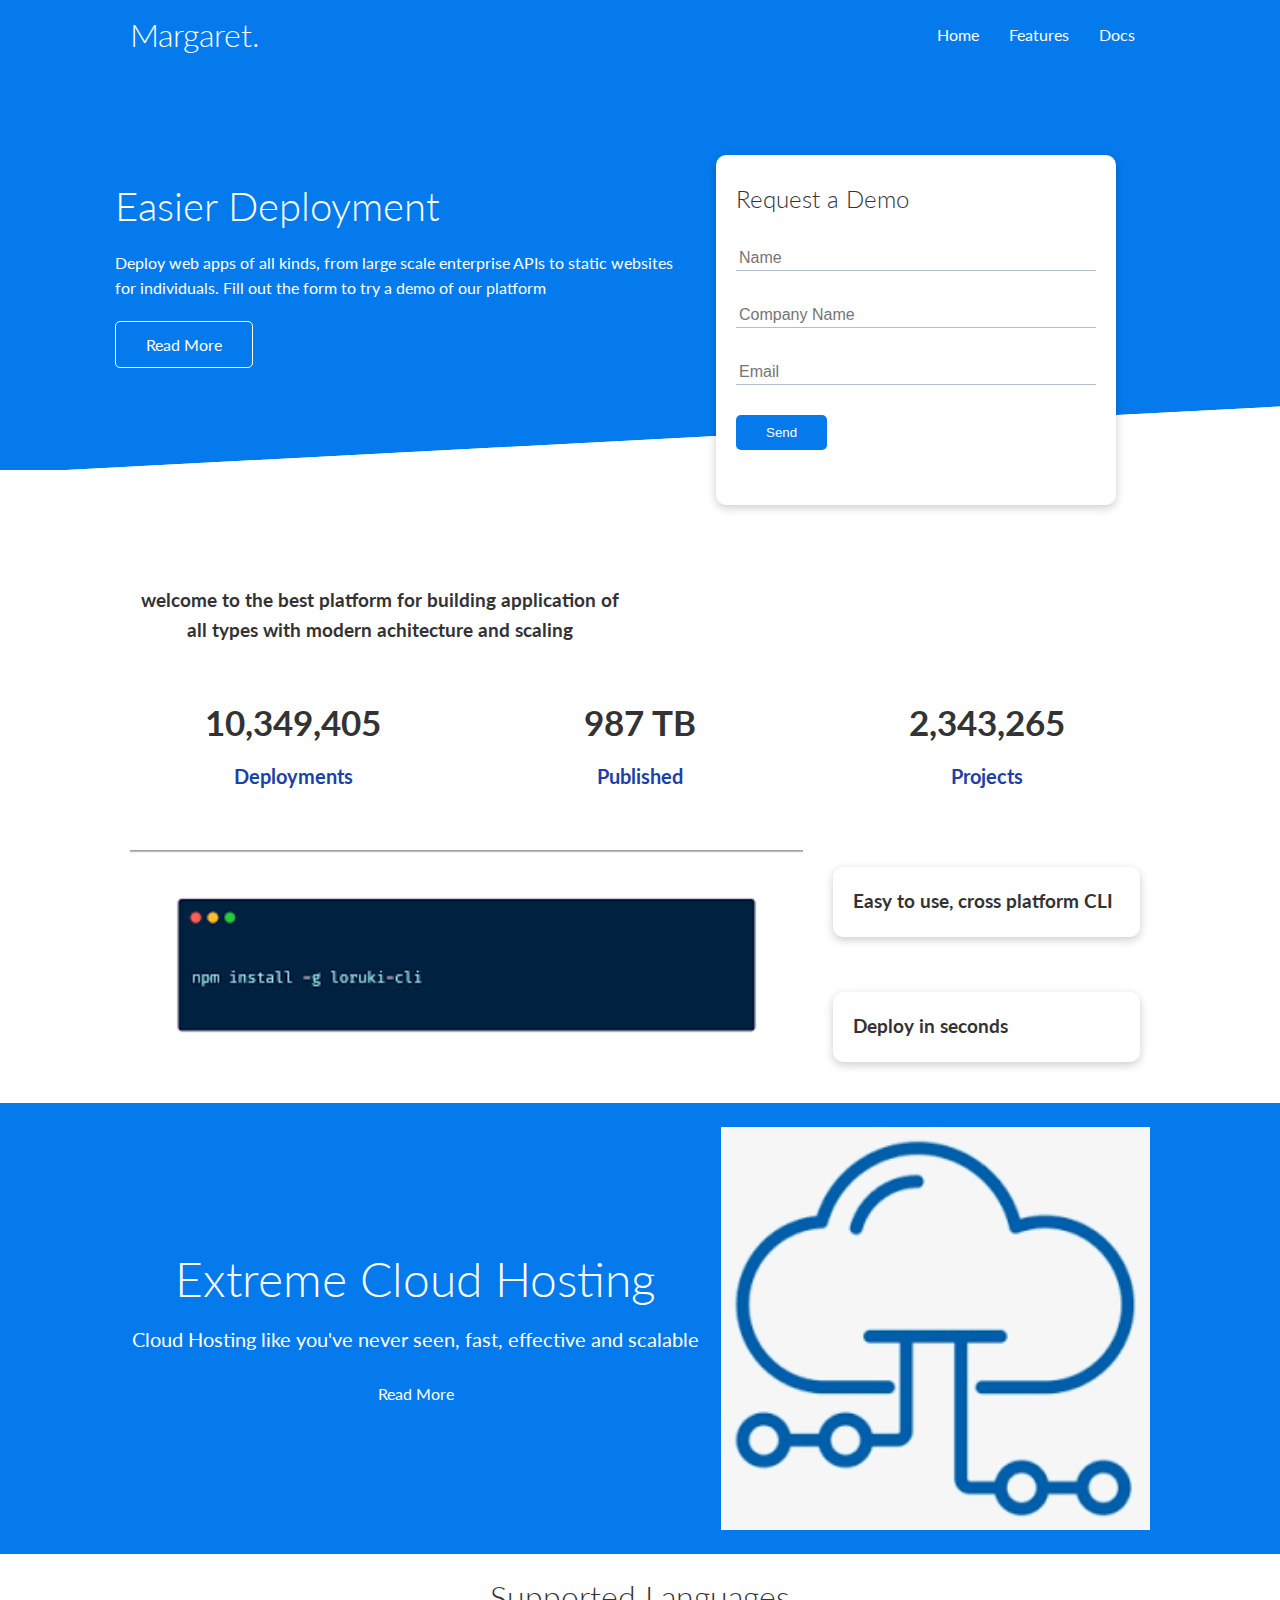
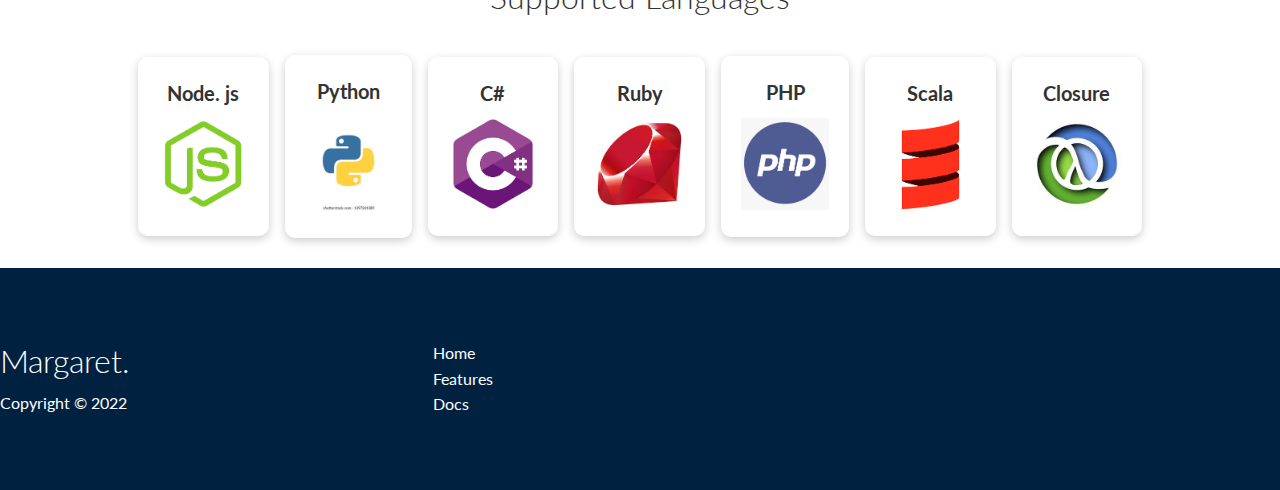
<file: index.html>
<!DOCTYPE html>
<html lang="en">
  <head>
    <meta charset="UTF-8" />
    <meta http-equiv="X-UA-Compatible" content="IE=edge" />
    <meta name="viewport" content="width=device-width, initial-scale=1.0" />
    <link rel="stylesheet"
      href="https://cdnjs.cloudflare.com/ajax/libs/font-awesome/5.15.1/css/all.min.css"
      integrity="sha512-+4zCK9k+qNFUR5X+cKL9EIR+ZOhtIloNl9GIKS57V1MyNsYpYcUrUeQc9vNfzsWfV28IaLL3i96P9sdNyeRssA=="
      crossorigin="anonymous" referrerpolicy="no-referrer" />
    <link rel="stylesheet" href="style.css" />
    <link rel="stylesheet" href="utilities.css" />
    <!-- <script src="https://kit.fontawesome.com/a2d219dfac.js" crossorigin="anonymous"></script> -->
    <title>Margaret | Cloud Hosting For Everyone</title>
  </head>

  <body>
    <div class="navbar">
      <div class="container flex">
        <h1 class="logo">Margaret.</h1>
        <nav>
          <ul>
            <li><a href="index.html">Home</a></li>
            <li><a href="features.html">Features</a></li>
            <li><a href="docs.html">Docs</a></li>
          </ul>
        </nav>
      </div>
    </div>

    <section class="showcase">
      <div class="container grid">
        <div class="showcase-text">
          <h1>Easier Deployment</h1>
          <p>Deploy web apps of all kinds, from large scale enterprise APIs to
            static websites for individuals. Fill out the form to try a demo of
            our platform</p>
          <a href="features.html" class="btn btn-outline">Read More</a>
        </div>

        <div class="showcase-form card">
          <h2>Request a Demo</h2>
          <form>
            <div class="form-control">
              <input type="text" name="name" placeholder="Name" required />
            </div>
            <div class="form-control">
              <input type="text" name="company" placeholder="Company Name" required />
            </div>
            <div class="form-control">
              <input type="text" name="email" placeholder="Email" required />
            </div>
            <input type="submit" value="Send" class="btn btn-primary" />
          </form>
        </div>
      </div>
    </section>

    <section class="stats">
      <div class="container">
        <h3 class="stats-heading text-center my-1">
          welcome to the best platform for building application of all types
          with modern achitecture and scaling
        </h3>

        <div class="grid grid-3 text-center my-4">
          <div>
            <i class="fas fa-server fa-3x"></i>
            <h3>10,349,405</h3>
            <p class="text-secondary">Deployments</p>
          </div>
          <div>
            <i class="fas fa-upload fa-3x"></i>
            <h3>987 TB</h3>
            <p class="text-secondary">Published</p>
          </div>
          <div>
            <i class="fas fa-project-diagram fa-3x"></i>
            <h3>2,343,265</h3>
            <p class="text-secondary">Projects</p>
          </div>
        </div>
      </div>
    </section>

    <!-- cli -->
    <section class="cli">
      <div class="container grid">
        <img src="cli.png" alt="" />
        <div class="card">
          <h3>Easy to use, cross platform CLI</h3>
        </div>
        <div class="card">
          <h3>Deploy in seconds</h3>
        </div>
      </div>
    </section>

    <!-- cloud -->
    <section class="cloud bg-primary my-2 py-2">
      <div class="container grid">
        <div class="text-center">
          <h2 class="lg">Extreme Cloud Hosting</h2>
          <p class="lead my-1">
            Cloud Hosting like you've never seen, fast, effective and scalable
          </p>
          <a href="features.html" class="btn btn-down">Read More</a>
        </div>
        <img src="cloud.png" alt="" />
      </div>
    </section>
    
    <!-- languages -->
    <section class="languages">
      <h2 class="md text-center my-2">
         Supported Languages
      </h2>
      <div class="container flex">
         <div class="card">
            <h4>Node. js</h4>
            <img src="node.png" alt="">
         </div>
         <div class="card">
            <h4>Python</h4>
            <img src="python.jpg" alt="">
         </div>
         <div class="card">
            <h4>C#</h4>
            <img src="csharp.png" alt="">
         </div>
         <div class="card">
            <h4>Ruby</h4>
            <img src="ruby.jpg" alt="">
         </div>
         <div class="card">
            <h4>PHP</h4>
            <img src="PHP.png" alt="">
         </div>
         <div class="card">
            <h4>Scala</h4>
            <img src="scala.png" alt="">
         </div>
         <div class="card">
            <h4>Closure</h4>
            <img src="clojure.jpg" alt="">
         </div>
      </div>
    </section>

    <!-- footer -->
    <footer class="footer bg-dark py-5">
      <div class="containerr grid grid-3">
         <div>
            <h1>Margaret.
            </h1>
            <p>Copyright &copy; 2022</p>
         </div>
         <nav>
            <ul>
               <li><a href="index.html">Home</a></li>
               <li><a href="features.html">Features</a></li>
               <li><a href="docs.html">Docs</a></li>
            </ul>
         </nav>
         <div class="social">
            <a href="#"><i class="fab fa-github fa-2x"></i></a>
            <a href="#"><i class="fab fa-facebook fa-2x"></i></a>
            <a href="#"><i class="fab fa-instagram fa-2x"></i></a>
            <a href="#"><i class="fab fa-twitter fa-2x"></i></a>
         </div>
      </div>
    </footer>
  </body>
</html>
</file>
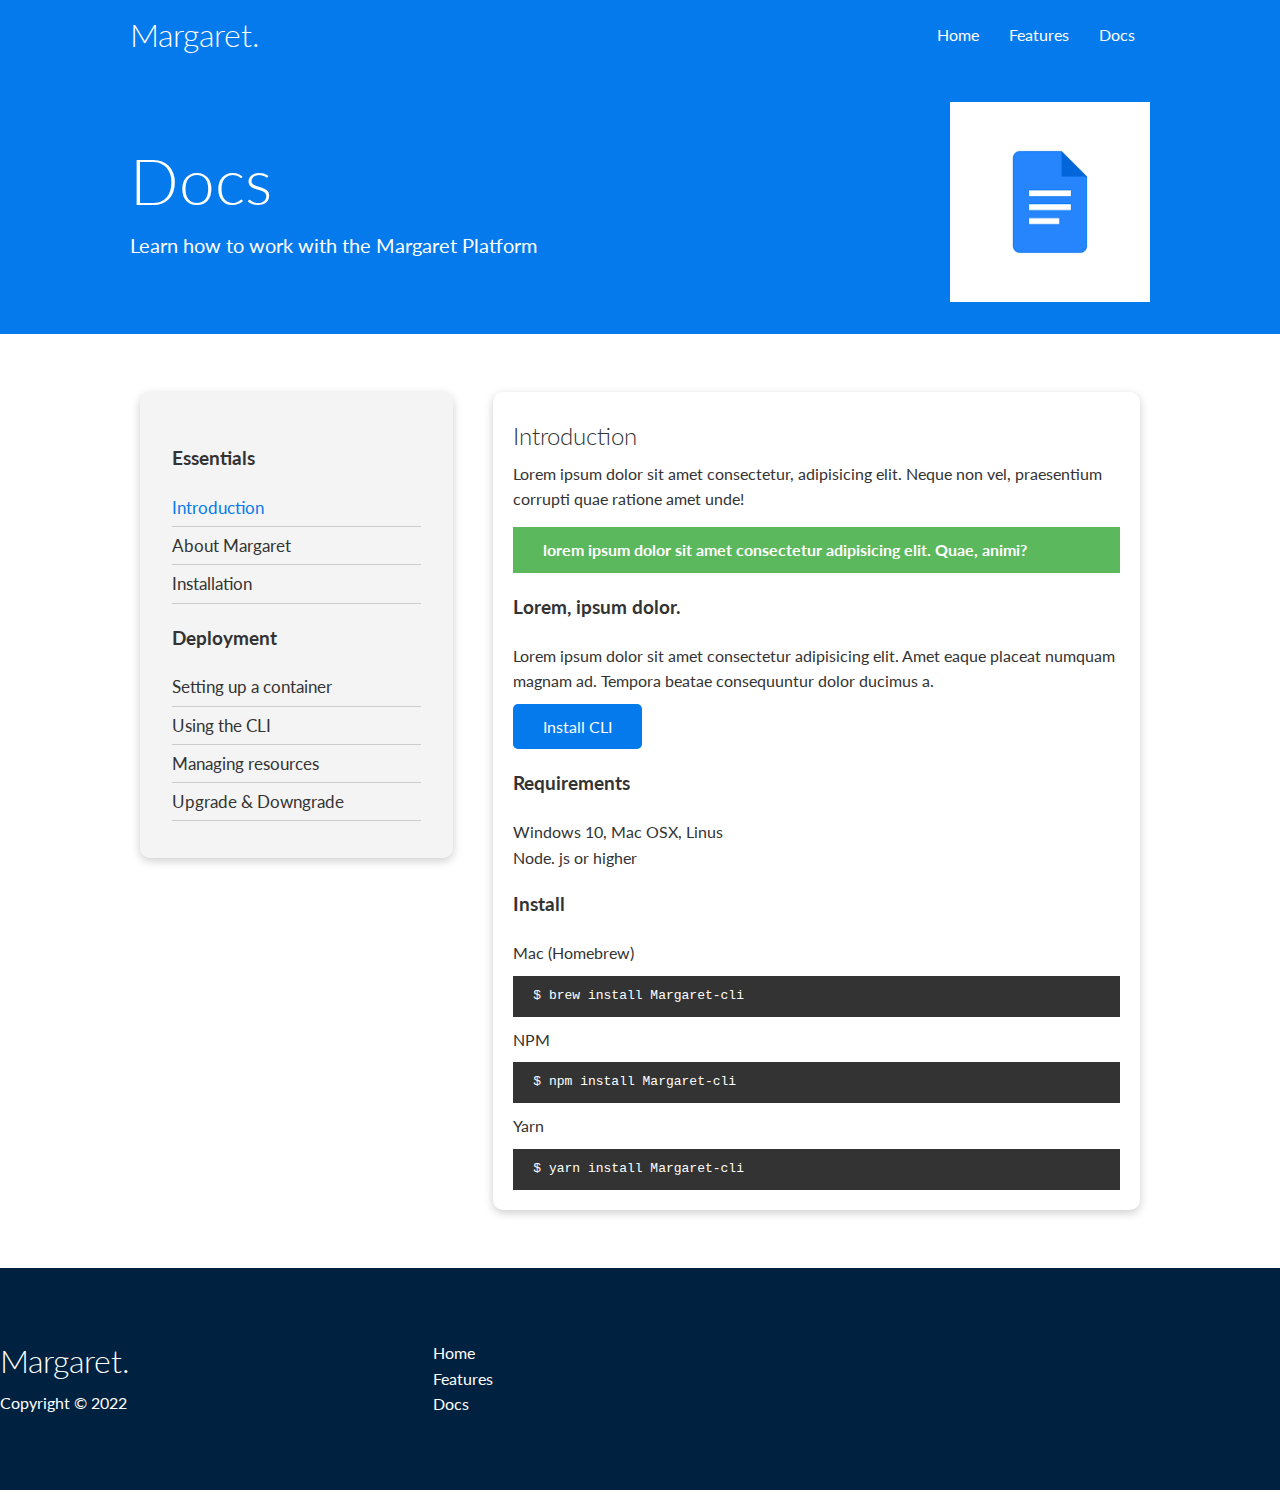
<file: docs.html>
<!DOCTYPE html>
<html lang="en">
  <head>
    <meta charset="UTF-8" />
    <meta http-equiv="X-UA-Compatible" content="IE=edge" />
    <meta name="viewport" content="width=device-width, initial-scale=1.0" />
    <link rel="stylesheet"
      href="https://cdnjs.cloudflare.com/ajax/libs/font-awesome/5.15.1/css/all.min.css"
      integrity="sha512-+4zCK9k+qNFUR5X+cKL9EIR+ZOhtIloNl9GIKS57V1MyNsYpYcUrUeQc9vNfzsWfV28IaLL3i96P9sdNyeRssA=="
      crossorigin="anonymous" referrerpolicy="no-referrer" />
    <link rel="stylesheet" href="style.css" />
    <link rel="stylesheet" href="utilities.css" />
    <!-- <script src="https://kit.fontawesome.com/a2d219dfac.js" crossorigin="anonymous"></script> -->
    <title>Margaret | Cloud Hosting For Everyone</title>
  </head>

  <body>
    <div class="navbar">
      <div class="container flex">
        <h1 class="logo">Margaret.</h1>
        <nav>
          <ul>
            <li><a href="index.html">Home</a></li>
            <li><a href="features.html">Features</a></li>
            <li><a href="docs.html">Docs</a></li>
          </ul>
        </nav>
      </div>
    </div>

    <!-- Head -->
    <section class="docs-head bg-primary py-3">
      <div class="container grid">
         <div>
            <h1 class="xl">Docs</h1>
            <p class="lead">
            Learn how to work with the Margaret Platform
            </p>
         </div>
         <img src="docs.png" alt="">
      </div>
    </section>

   <!-- Docs main -->
   <section class="docs-main my-4">
      <div class="container grid">
         <div class="card bg-light p-3">
            <h3 class="my-2">Essentials</h3>
            <nav>
               <ul>
                  <li><a class="text-primary" href="#">Introduction</a></li>
                  <li><a href="#">About Margaret</a></li>
                  <li><a href="#">Installation</a></li>
               </ul>
            </nav>

            <h3 class="my-2">Deployment</h3>
            <nav>
               <ul>
                  <li><a href="">Setting up a container</a></li>
                  <li><a href="">Using the CLI</a></li>
                  <li><a href="">Managing resources</a></li>
                  <li><a href="">Upgrade & Downgrade</a></li>
               </ul>
            </nav>
         </div>
         <div class="card">
            <h2>Introduction</h2>
            <p>Lorem ipsum dolor sit amet consectetur, 
               adipisicing elit. Neque non vel,
               praesentium corrupti quae ratione amet unde!</p>
               
               <div class="alert alert-success">
                  <i class="fas fa-info"></i>lorem ipsum 
                  dolor sit amet consectetur adipisicing elit.
                  Quae, animi?
               </div>
               
               <h3>Lorem, ipsum dolor.</h3>
               <p>Lorem ipsum dolor sit amet consectetur adipisicing elit.
                Amet eaque placeat numquam magnam ad. 
               Tempora beatae consequuntur dolor ducimus a.</p>
               <a href="" class="btn btn-primary">Install CLI</a>

               <h3>Requirements</h3>
               <ul>
                  <li>Windows 10, Mac OSX, Linus</li>
                  <li>Node. js or higher</li>
               </ul>

               <h3>Install</h3>
               <p>Mac (Homebrew)</p>
               <pre><code>$ brew install Margaret-cli</code></pre>

               <p>NPM</p>
               <pre><code>$ npm install Margaret-cli</code></pre>

               <p>Yarn</p>
               <pre><code>$ yarn install Margaret-cli</code></pre>
         </div>
      </div>
   </section>

    <!-- footer -->
    <footer class="footer bg-dark py-5">
      <div class="containerr grid grid-3">
         <div>
            <h1>Margaret.
            </h1>
            <p>Copyright &copy; 2022</p>
         </div>
         <nav>
            <ul>
               <li><a href="index.html">Home</a></li>
               <li><a href="features.html">Features</a></li>
               <li><a href="docs.html">Docs</a></li>
            </ul>
         </nav>
         <div class="social">
            <a href="#"><i class="fab fa-github fa-2x"></i></a>
            <a href="#"><i class="fab fa-facebook fa-2x"></i></a>
            <a href="#"><i class="fab fa-instagram fa-2x"></i></a>
            <a href="#"><i class="fab fa-twitter fa-2x"></i></a>
         </div>
      </div>
    </footer>
  </body>
</html>
</file>
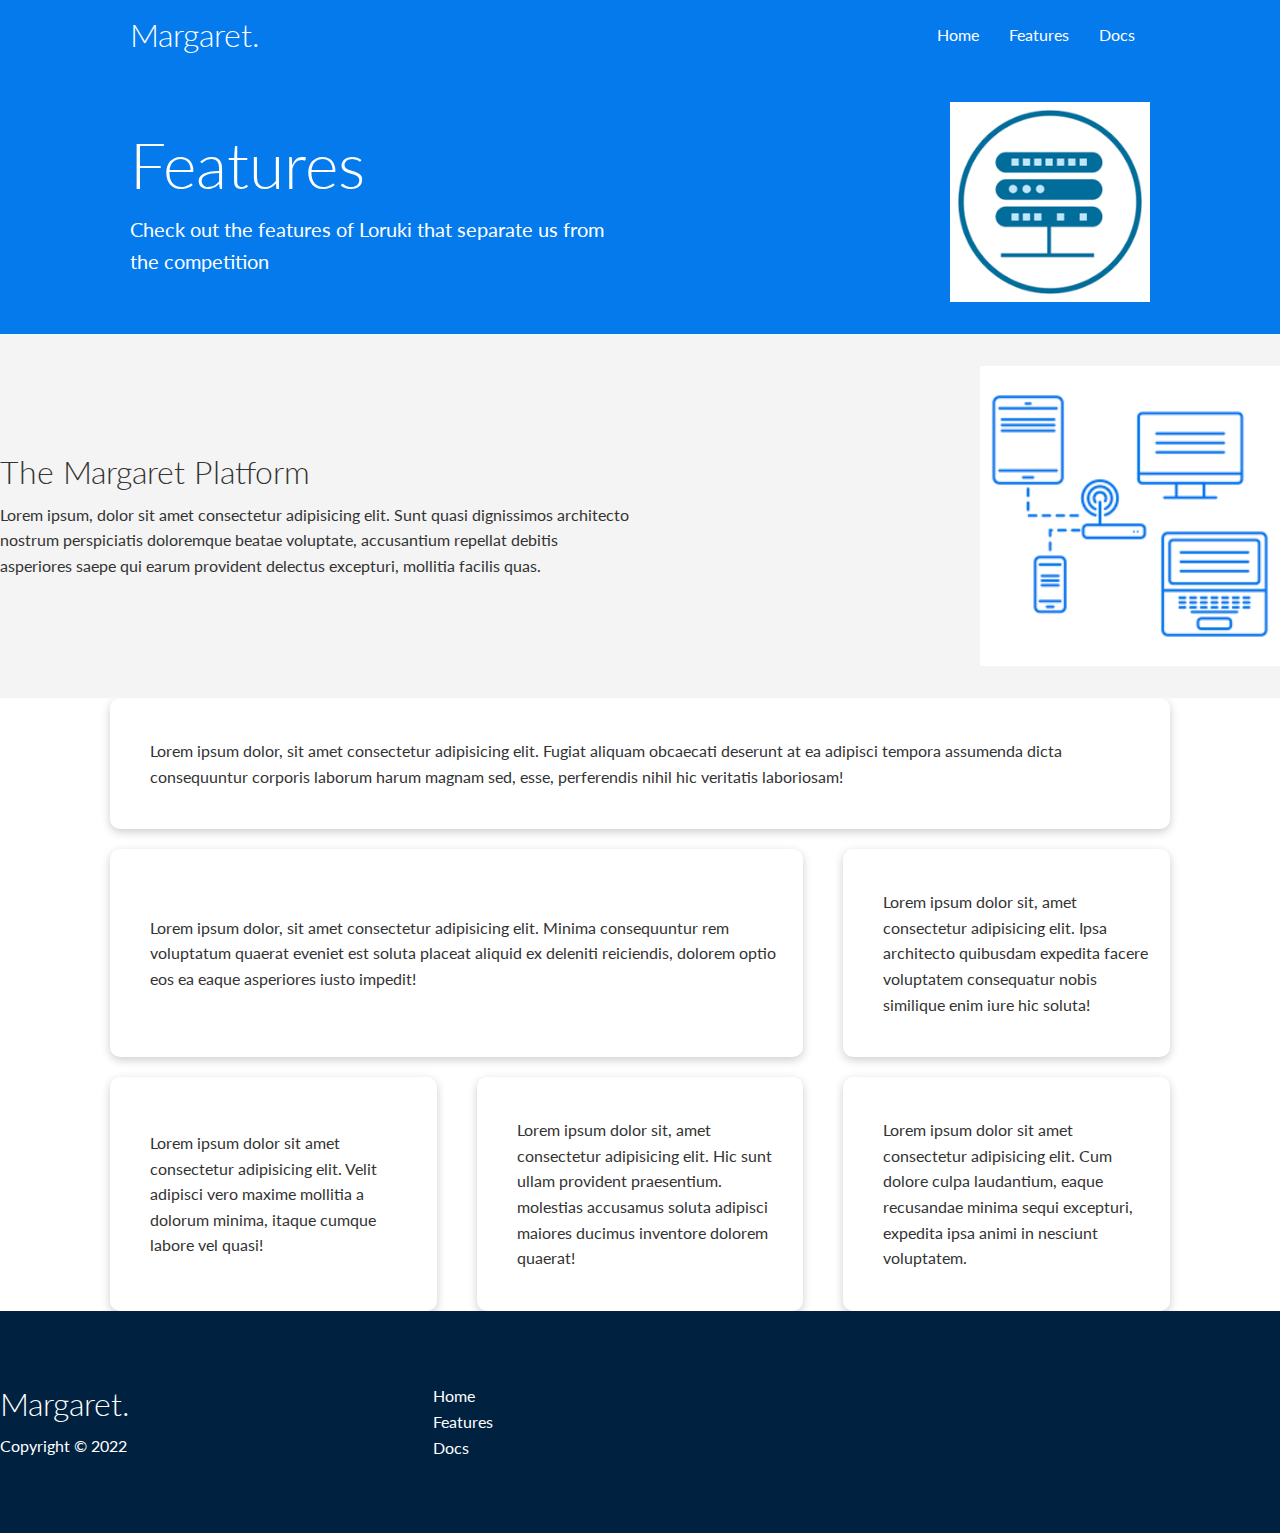
<file: features.html>
<!DOCTYPE html>
<html lang="en">
  <head>
    <meta charset="UTF-8" />
    <meta http-equiv="X-UA-Compatible" content="IE=edge" />
    <meta name="viewport" content="width=device-width, initial-scale=1.0" />
    <link rel="stylesheet"
      href="https://cdnjs.cloudflare.com/ajax/libs/font-awesome/5.15.1/css/all.min.css"
      integrity="sha512-+4zCK9k+qNFUR5X+cKL9EIR+ZOhtIloNl9GIKS57V1MyNsYpYcUrUeQc9vNfzsWfV28IaLL3i96P9sdNyeRssA=="
      crossorigin="anonymous" referrerpolicy="no-referrer" />
    <link rel="stylesheet" href="style.css" />
    <link rel="stylesheet" href="utilities.css" />
    <!-- <script src="https://kit.fontawesome.com/a2d219dfac.js" crossorigin="anonymous"></script> -->
    <title>Margaret | Cloud Hosting For Everyone</title>
  </head>

  <body>
    <div class="navbar">
      <div class="container flex">
        <h1 class="logo">Margaret.</h1>
        <nav>
          <ul>
            <li><a href="index.html">Home</a></li>
            <li><a href="features.html">Features</a></li>
            <li><a href="docs.html">Docs</a></li>
          </ul>
        </nav>
      </div>
    </div>

    <!-- Head -->
    <section class="features-head bg-primary py-3">
      <div class="container grid">
         <div>
            <h1 class="xl">Features</h1>
            <p class="lead">
               Check out the features of Loruki that 
               separate us from the 
               competition
            </p>
         </div>
         <img src="server.png" alt="">
      </div>
    </section>

    <!-- Sub Head -->
    <section class="features-sub-head bg-light py-3">
      <div class="cotainer grid">
         <div>
         <h1 class="md">The Margaret Platform</h1>
            <p>
               Lorem ipsum, dolor sit amet consectetur adipisicing elit. Sunt quasi dignissimos 
               architecto nostrum perspiciatis doloremque 
               beatae voluptate, accusantium repellat debitis
                asperiores saepe qui earum provident delectus
                 excepturi, mollitia facilis quas.
            </p>
         </div>
         <img src="servers.png" alt="">
      </div>
    </section>

    <secion class="features-main my-2">
      <div class="container grid grid-3">
         <div class="card flex">
           <i class="fas fa-server fa-3x"></i> 
           <p>Lorem ipsum dolor, sit amet consectetur adipisicing elit. 
            Fugiat aliquam obcaecati deserunt at ea adipisci tempora 
            assumenda dicta consequuntur corporis laborum harum magnam sed, esse, 
            perferendis nihil hic veritatis laboriosam!</p>
         </div>

         <div class="card flex">
            <i class="fas fa-network-wired fa-3x"></i>
               <p>Lorem ipsum dolor, sit amet consectetur adipisicing elit.
                   Minima consequuntur rem voluptatum quaerat eveniet est soluta 
                   placeat aliquid ex deleniti reiciendis,
                    dolorem optio eos ea eaque asperiores iusto impedit!</p>
         </div>

         <div class="card flex">
            <i class="fas fa-laptop-code fa-3x"></i>
            <p>Lorem ipsum dolor sit, amet consectetur adipisicing elit.
                Ipsa architecto quibusdam expedita facere voluptatem
                 consequatur nobis similique enim iure hic soluta!</p>
         </div>

         <div class="card flex">
            <i class="fas fa-database fa-3x"></i>
            <p>Lorem ipsum dolor sit amet consectetur adipisicing elit. 
               Velit adipisci vero maxime mollitia a dolorum minima,
                itaque cumque labore vel quasi!</p>
         </div>

         <div class="card flex">
            <i class="fas fa-power-off fa-3x"></i>
            <p>Lorem ipsum dolor sit, amet consectetur adipisicing elit. 
               Hic sunt ullam provident praesentium. 
                molestias accusamus soluta adipisci 
                maiores ducimus inventore dolorem quaerat!</p>
         </div>

         <div class="card flex">
            <i class="fas fa-upload fa-3x"></i>
            <p>Lorem ipsum dolor sit amet consectetur adipisicing elit.
                Cum dolore culpa laudantium, eaque recusandae minima sequi excepturi,
                  expedita ipsa animi in nesciunt voluptatem.</p>
         </div>
      </div>
    </secion>

    <!-- footer -->
    <footer class="footer bg-dark py-5">
      <div class="containerr grid grid-3">
         <div>
            <h1>Margaret.
            </h1>
            <p>Copyright &copy; 2022</p>
         </div>
         <nav>
            <ul>
               <li><a href="index.html">Home</a></li>
               <li><a href="features.html">Features</a></li>
               <li><a href="docs.html">Docs</a></li>
            </ul>
         </nav>
         <div class="social">
            <a href="#"><i class="fab fa-github fa-2x"></i></a>
            <a href="#"><i class="fab fa-facebook fa-2x"></i></a>
            <a href="#"><i class="fab fa-instagram fa-2x"></i></a>
            <a href="#"><i class="fab fa-twitter fa-2x"></i></a>
         </div>
      </div>
    </footer>
  </body>
</html>
</file>
<file: style.css>
@import url("https://fonts.googleapis.com/css2?family=Lato:wght@300&display=swap");

:root {
  --primary-color: #047aed;
  --secondary-color: #1c3fa8;
  --dark-color: #002240;
  --light-color: #f4f4f4;
  --success-color: #5cb85c;
  --error-color: #d9534f;
}

* {
  box-sizing: border-box;
  padding: 0;
  margin: 0;
}

body {
  font-family: 'lato', sans-serif;
  color: #333;
  line-height: 1.6;
}

ul {
  list-style-type: none;
}

a {
  text-decoration: none;
  color: #333;
}

h1,
h2 {
  font-weight: 300;
  line-height: 1.2;
  margin: 10px 0;
}

p {
  margin: 10px 0;
}

img {
  width: 100%;
}

code, pre {
  background: #333;
  color: #fff;
  padding: 10px;
}

/* navbar */

.navbar {
  background-color: var(--primary-color);
  color: #fff;
  height: 70px;
}

.navbar ul {
  display: flex;
}

.navbar a {
  color: #fff;
  padding: 10px;
  margin: 0 5px;
}

.navbar a:hover {
  border-bottom: 2px #fff solid;
}

.navbar .flex {
  justify-content: space-between;
}

/* showcase */
.showcase {
  height: 400px;
  background-color: var(--primary-color);
  color: #fff;
  position: relative;
}

.showcase h1 {
  font-size: 40px;
}

.showcase p {
  margin: 20px 0;
}

.showcase .grid {
  overflow: visible;
  grid-template-columns: 55% 45%;
  gap: 30px;
}

.showcase-text {
  animation: slideInFromLeft 1s ease-in;
}

.showcase-form {
  position: relative;
  top: 60px;
  height: 350px;
  width: 400px;
  padding: 40px;
  z-index: 100;
  animation: slideInFromLeft 1s ease-in;
}

.showcase-form .form-control {
  margin: 30px 0;
}

.showcase-form input[type="text"],
.showcase-form input[text="email"] {
  border: 0;
  border-bottom: 1px solid #b4becb;
  width: 100%;
  padding: 3px;
  font-size: 16px;
}

.showcase-form input:focus {
  outline: none;
}

.showcase::before,
.showcase::after {
  content: "";
  position: absolute;
  height: 100px;
  bottom: -70px;
  right: 0;
  left: 0;
  background: white;
  transform: skewY(-3deg);
  -webkit-transform: skewY(-3deg);
  -moz-transform: skewY(-3deg);
  -ms-transform: skewY(-3deg);
}

/* stats */
.stats {
  padding-top: 100px;
}

.stats-heading {
  max-width: 500px;
  margin: auto;
}

.stats .grid h3 {
  font-size: 35px;
}

.stats .grid p {
  font-size: 20px;
  font-weight: bold;
}

/* cli */
.cli .grid {
  grid-template-columns: repeat(3, 1fr);
  grid-template-rows: repeat(2, 1fr);
}

.cli .grid > *:first-child {
  grid-column: 1 / span 2;
  grid-row: 1 / span 2;
}

/* cloud */
.cloud .grid {
   grid-template-columns: 4fr 3fr;
}

/* languages */
/* .languages .flex {
  flex-wrap: wrap;
} */

.languages .card{
  text-align: center;
  margin: 15px 8px 30px;
  transition: transform 0.2s ease-in;
}

.languages .card h4 {
  font-size: 20px;
  margin-bottom: 10px;
}

.languages .card:hover {
  transform: translateY(-15px);
}

/* Features */
.features-head img, .docs-head img {
  width: 200px;
  justify-self: flex-end;
}

.features-sub-head img {
  width: 300px;
  justify-self: flex-end;
}

.features-main .card> i {
margin-right: 20px;
}

.features-main .grid {
  padding: 0 10px;
}

.features-main .grid > *:first-child{
  grid-column: 1 / span 3;
}

.features-main .grid > *:nth-child(2) {
  grid-column: 1 / span 2;
}

/* Docs */
.docs-main h3 {
  margin: 20px 0;
}

.docs-main .grid {
  grid-template-columns: 1fr 2fr;
  align-items: flex-start;
}

.docs-main nav li {
  font-size: 17px;
  padding-bottom: 5px;
  margin-bottom: 5px;
  border-bottom: 1px #ccc solid;
}

.docs-main a:hover{
  font-weight: bold;
}
/* footer */
.footer .social a {
  margin: 0 10px;
}

/* Animations */
@keyframes slideInFromLeft {
  0% {
    transform: translateX(-100%);
  }

  100% {
    transform: translateX(0);
  }
}


@keyframes slideInFromRight {
  0% {
    transform: translateX(-100%);
  }

  100% {
    transform: translateX(0);
  }
}

@keyframes slideInFromTop {
  0% {
    transform: translateY(-100%);
  }

  100% {
    transform: translateX(0);
  }
}

@keyframes slideInFromBottom {
  0% {
    transform: translateX(100%);
  }

  100% {
    transform: translateX(0);
  }
}


/* tablets and under */
@media(max-width: 768px) {
  .grid,
  .showcase .grid,
  .stats .grid,
  .cli .grid,
  .cloud .grid,
  .features-main .grid,
  .docs-main .grid {
    grid-template-columns: 1fr;
    grid-template-rows:1fr;
  }

  .showcase {
    height: auto;
  }

  .showcase-text {
    text-align: center;
    margin-top: 40px;
  }

  .showcase-form {
    justify-self: center;
    margin: auto;
  }

  .cli .grid> *:first-child {
    grid-column: 1;
    grid-row: 1;
  }

  .features-head,
  .features-sub-head,
  .docs-head {
    text-align: center;
  }

  .features-head img,
  .features-sub-head img,
  .docs-head img {
    justify-self: center;
  }

  .features-main .grid > *:first-child,
  .features-main .grid > *:nth-child(2) {
    grid-column: 1;
  }
}

/* mobile */
@media(max-width: 500px) {
  .navbar {
    height: 110px;
  }

  .navbar .flex {
    flex-direction: column;
  }

  .navbar ul {
    padding: 10px;
    background-color: rgba(0, 0, 0, 0.1);
  }
}
</file>
<file: utilities.css>
.container {
  max-width: 1100px;
  margin: 0 auto;
  overflow: auto;
  padding: 0 40px;
}

.card {
  background-color: #fff;
  color: #333;
  border-radius: 10px;
  box-shadow: 0 3px 10px rgba(0, 0, 0, 0.2);
  padding: 20px;
  margin: 10px;
}

.btn {
  display: inline-block;
  padding: 10px 30px;
  cursor: pointer;
  background-color: var(--primary-color);
  color: #fff;
  border: none;
  border-radius: 5px;
}

.btn-outline {
  background-color: transparent;
  border: 1px #fff solid;
}

.btn:hover {
  transform: scale(0.98);
}

/* Backgrounds & coloured buttons*/
.bg-primary, .btn-primary {
   background-color: var(--primary-color);
   color: #fff;
}

.bg-secondary, .btn-secondary {
   background-color: var(--secondary-color);
   color: #fff;
}

.bg-dark, .btn-dark {
   background-color: var(--dark-color);
   color: #fff;
}

.bg-light, .btn-light {
   background-color: var(--light-color);
   color: #333;
}

.bg-primary a, .btn-primary a,
.bg-secondary a, .btn-secondary a,
.bg-dark a, .btn-dark a {
   color: #fff;
}

/* text colors */
.text-primary {
  color: var(--primary-color);
}

.text-secondary {
  color: var(--secondary-color);
}

.text-dark {
 color: var(--dark-color);
}

.text-light {
 color: var(--light-color);
}

/* text sizes */
.lead {
   font-size: 20px;
}

.sm {
   font-size: 1rem;
}

.md {
   font-size: 2rem;
}

.lg {
   font-size: 3rem;
}

.xl {
   font-size: 4rem;
}


.text-center {
  text-align: center;
}

/* Alert */
.alert {
  background-color: var(--light-color);
  padding: 10px 20px;
  font-weight: bold;
  margin: 15px 0;
}

.alert i {
  margin-right: 10px;
}

.alert-success {
  background-color: var(--success-color);
  color: #fff;
}

.alert-error {
  background-color: var(--error-color);
  color: #fff;
}

.flex {
  display: flex;
  justify-content: center;
  align-items: center;
  height: 100%;
}

.grid {
  display: grid;
  grid-template-columns: repeat(2, 1fr);
  gap: 20px;
  justify-content: center;
  align-items: center;
  height: 100%;
}

.grid-3 {
  grid-template-columns: repeat(3, 1fr);
}

/* margin */
.my-1 {
  margin: 1rem 0;
}

.my-2 {
  margin: 1.5rem 0;
}

.my-3 {
  margin: 2rem 0;
}

.my-4 {
  margin: 3rem 0;
}

.my-5 {
  margin: 4rem 0;
}

.m-1 {
  margin: 1rem;
}

.m-2 {
  margin: 1.5rem;
}

.m-3 {
  margin: 2rem;
}

.m-4 {
  margin: 3rem;
}

.m-5 {
  margin: 4rem;
}

/* padding */
.py-1 {
  padding: 1rem 0;
}

.py-2 {
  padding: 1.5rem 0;
}

.py-3 {
  padding: 2rem 0;
}

.py-4 {
  padding: 3rem 0;
}

.py-5 {
  padding: 4rem 0;
}

.p-1 {
  padding: 1rem;
}

.p-2 {
  padding: 1.5rem;
}

.p-3 {
  padding: 2rem;
}

.p-4 {
  padding: 3rem;
}

.p-5 {
  padding: 4rem;
}
</file>
